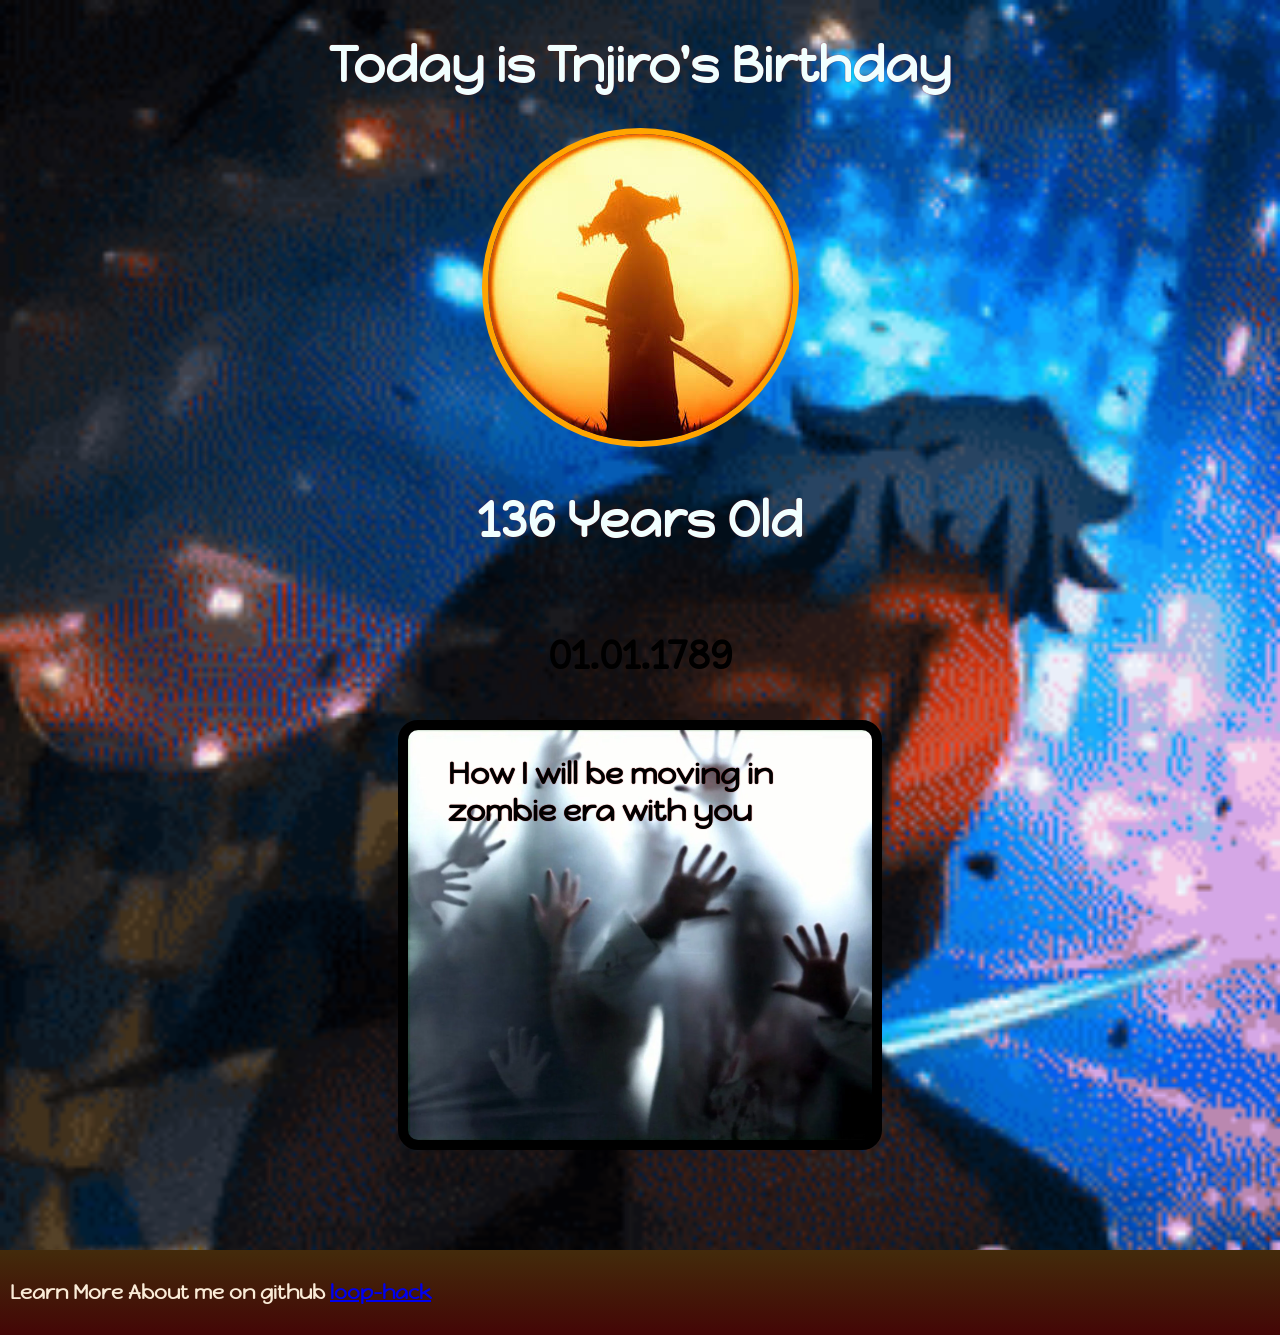
<file: Birthday_gif/index.html>
<!DOCTYPE html>
<html>
    <head>
        <link rel="stylesheet" href="styles.css">
        <link rel="preconnect" href="https://fonts.googleapis.com">
        <link rel="preconnect" href="https://fonts.gstatic.com" crossorigin>
        <link href="https://fonts.googleapis.com/css2?family=Happy+Monkey&family=Orbitron:wght@400..900&display=swap" rel="stylesheet">

    </head>

    <body>
        <div class="profile">
            <h1>Today is Tnjiro's Birthday</h1>
            <img class="avtar" src="images/warrior_avtar.png" alt="Avtar of Tanjiro">
            <h2>136 Years Old</h2>
            <p>01.01.1789</p>
        </div>

        <div class="room">
            <h1 class="tab">How I will be moving in zombie era with you </h1>
        </div>

        <div class="footer">
            <p class="footer-text">Learn More About me on github <a href="https://github.com/loop-hack">loop-hack</a> </p>
        </div>

    </body>

</html>
</file>
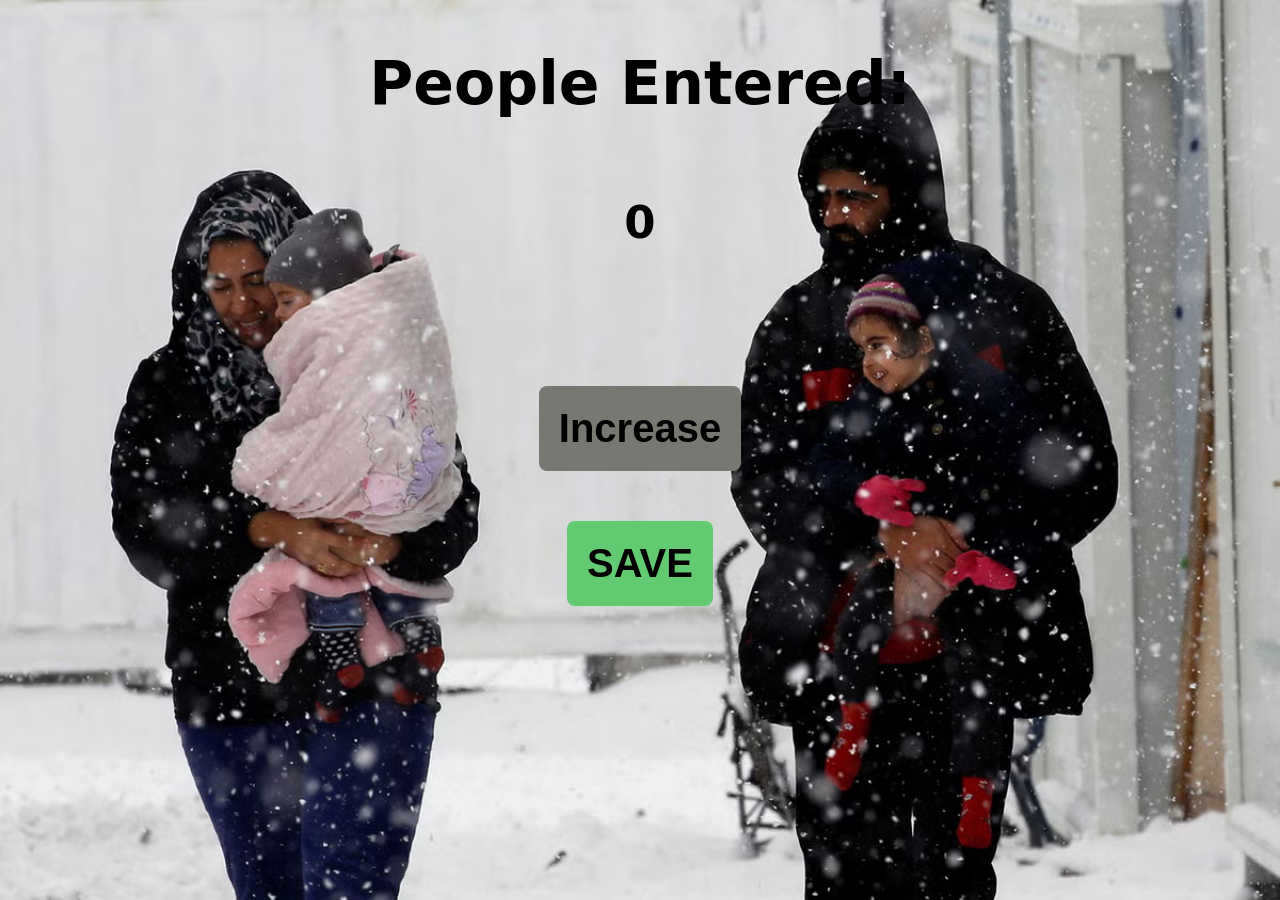
<file: counter_app/index.html>
<!DOCTYPE html>
<html>
    <head>
        <link rel="stylesheet" href="styles.css">

    </head>
    <body>
        <div class="text">
            <h1>People Entered: </h1>
            <h2 id="count-el">0</h2>
            <button id="increament-btn" onclick="increment()">Increase</button>
            <button id="save-btn" onclick="save">SAVE</button>
        </div>

        <script src="index.js"></script>

    </body>
</html>
</file>
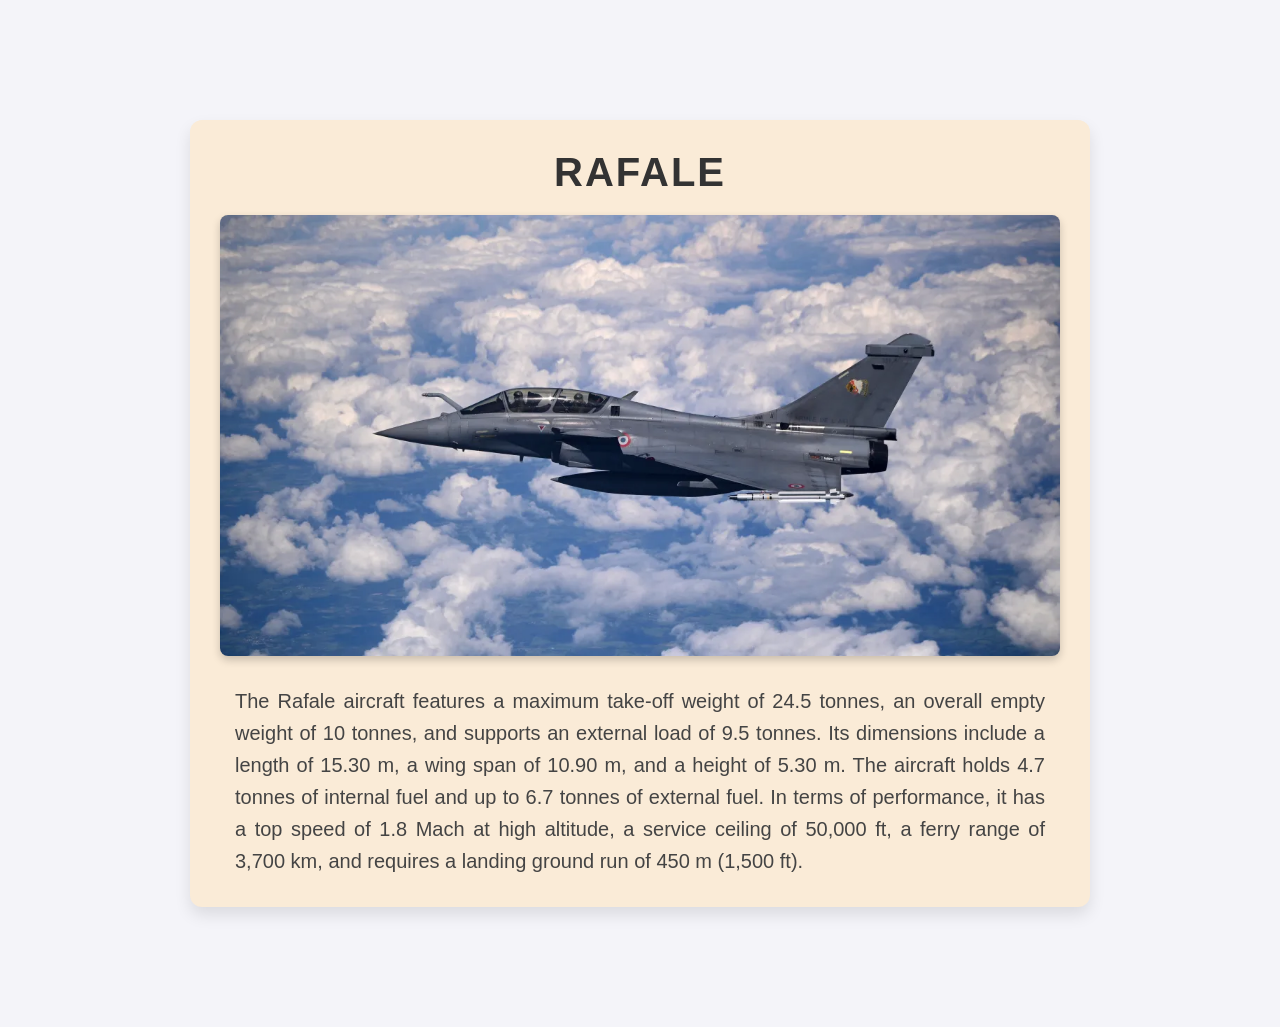
<file: css_part2/index.html>
<!DOCTYPE html>
<html lang="en">
<head>
    <meta charset="UTF-8">
    <meta name="viewport" content="width=device-width, initial-scale=1.0">
    <title>Rafale Specifications</title>
    <link rel="stylesheet" href="styles.css">
</head>
<body>

    <div class="war-card">
        <h1>RAFALE</h1>
        <img class="pic" src="images/rafel.webp" alt="Rafale Fighter Jet">
        <p class="bio">
            The Rafale aircraft features a maximum take-off weight of 24.5 tonnes, an overall empty weight of 10 tonnes, and supports an external load of 9.5 tonnes. Its dimensions include a length of 15.30 m, a wing span of 10.90 m, and a height of 5.30 m. The aircraft holds 4.7 tonnes of internal fuel and up to 6.7 tonnes of external fuel. In terms of performance, it has a top speed of 1.8 Mach at high altitude, a service ceiling of 50,000 ft, a ferry range of 3,700 km, and requires a landing ground run of 450 m (1,500 ft).
        </p>
    </div>

</body>
</html>
</file>
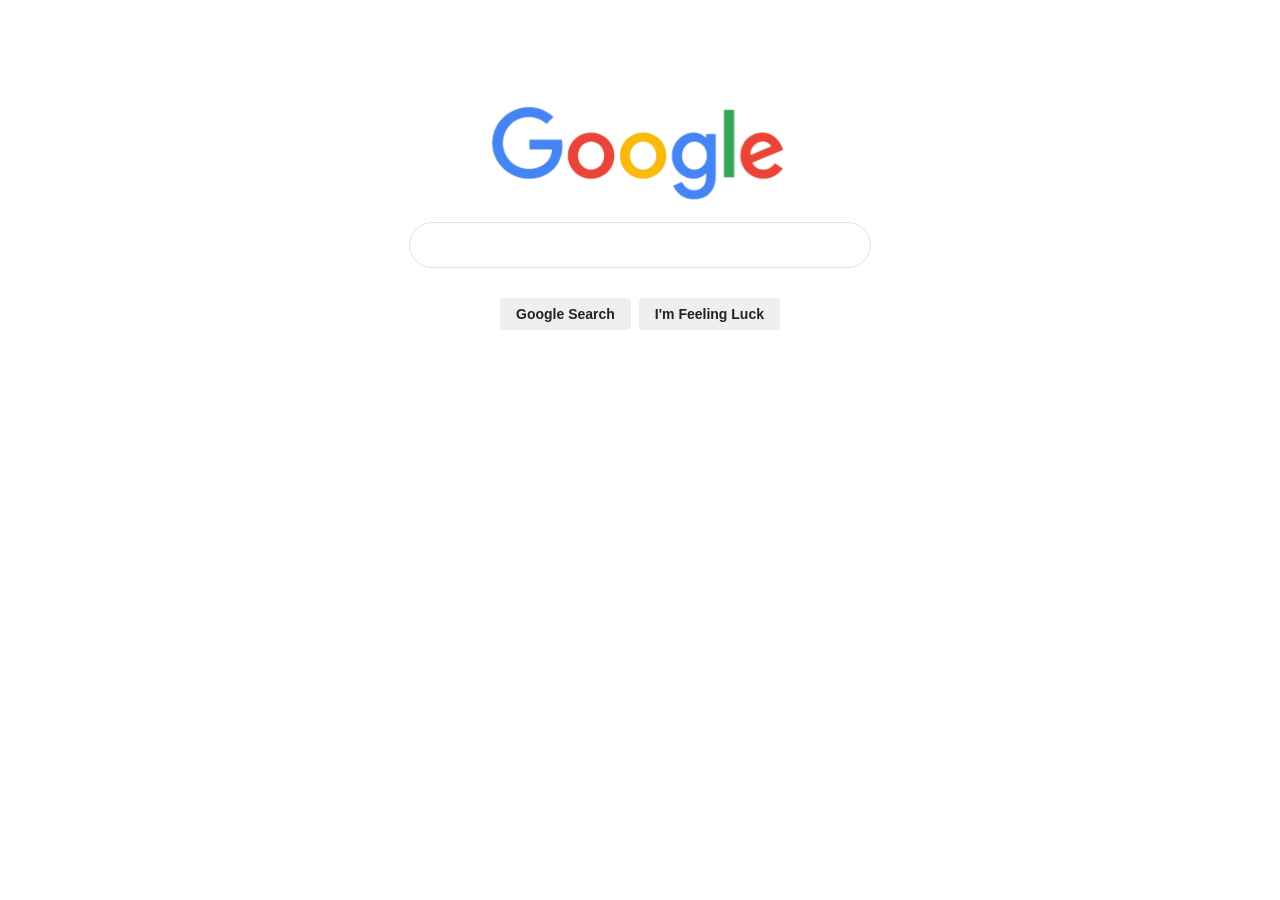
<file: Intro_css/index.html>
<!DOCTYPE html>
<html>
    <head>
        <link rel="stylesheet" href="styles.css">
    </head>

    <body>

        <!-- <div class="container">

            <div class="vk_img">
                <img src="vk1.webp" width="100%">
            </div>

            <p class="Cookikes_para">Please Accept Our Cookikes!</p>

        </div> -->

        <div class="main">

            <img src="goo.png" class="google_logo">
            <input type="text" class="search_bar">

            <div class="btn-wrapper">
                <button class="btn">Google Search</button>
                <button class="btn">I'm Feeling Luck</button>
            </div>

        </div>

    </body>

</html>
</file>
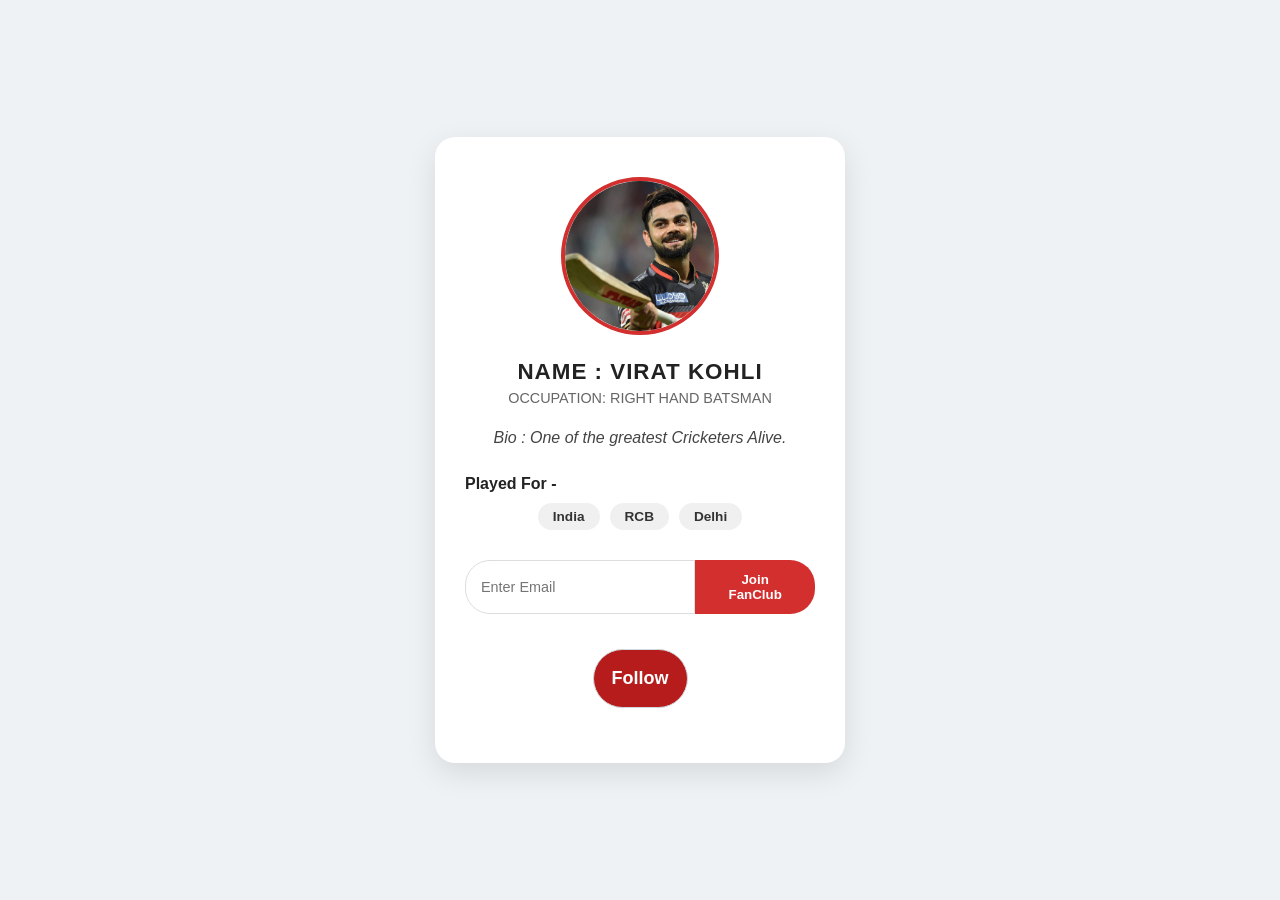
<file: Introduction_1_04_00/index.html>
<!DOCTYPE html>

<html>

    <head>
        <link rel="stylesheet" href="design.css">
    </head>

        <body>
        <!-- <div>
            <h1>Humans have reached Mars</h1>
            <img src="https://cdn.britannica.com/62/291462-050-CB22C74B/planet-mars-solar-system.jpg" width="100%">
            <h3>The Starship rocket successfully landed on the red planet this morning.</h3>
            <p>After a 115 days long journey, the crew of 12 finally arrived to their destination. This is the first time humans have set
                foot on a planet other than Earth.
            </p>
            <div>
                <img src = "https://encrypted-tbn0.gstatic.com/images?q=tbn:ANd9GcQZuNa565iTKMfpjgBQP6BqCWX_zlqAlsz-LnvIZTXzjkbl9UyaN-dZhFuT&s=10" width="100%" >
            </div>
        </div>

        <input type="text" placeholder="Enter Username">
        <input type="password" placeholder="Enter Password">
        <input type="date" placeholder="Enter Your Birthdate">
        <input type="time" placeholder="TimeZone">
        <input type="color" placeholder="Profile Color">
        <input type="file" id="avtar">
        <button>Sign Up</button> -->

        <!-- <link rel="stylesheet" href="styles.css"> -->

        <!-- <h1>Ankit Anurag</h1>
        <p>Developer | Student | Boxer</p>
        <a href="work.html">Check out my project here.</a>
        <p>Read Safety Blog <a href="blog.html">here</a></p> -->
        
        <!-- <h1>Beijing Olympics</h1>

        <ol>
            <li>Norway</li>
            <li>Germany</li>
            <li>China</li>
            <li>US</li>
        </ol>

        <h2>Participated Countries Are: </h2>

        <p>Note: Here ul is for unordered List and ol is for Ordered List</p>


        <ul>
            <li>China</li>
            <li>Germany</li>
            <li>Norway</li>
            <li>US</li>
        </ul>

        <ol>
            <li>Him</li>
            <li>Dude</li>
            <li>Fit</li>
        </ol> -->


<div class="profile-card">
    <img src="vkk.jpg" alt="Virat Kohli"> 
    <h1>NAME : VIRAT KOHLI</h1>
    <h2>OCCUPATION: RIGHT HAND BATSMAN</h2>
    <p>Bio : One of the greatest Cricketers Alive.</p>
    
    <h3>Played For -</h3>
    <ol>
        <li>India</li>
        <li>RCB</li>
        <li>Delhi</li>
    </ol>
    
    <div class="fanclub-form">
        <input type="email" placeholder="Enter Email"> 
        <button class="join">Join FanClub</button>
    </div>

    <div>
        <button class="following">Follow</button>
    </div>

</div>


    </body>

    <script>
        const emailInput = document.querySelector('.fanclub-form input');
        const joinButton = document.querySelector('.fanclub-form button');
        const profileCard = document.querySelector('.profile-card');

        const messageDisplay = document.createElement('p');
        messageDisplay.style.fontSize = '0.85rem';
        messageDisplay.style.marginTop = '15px';
        messageDisplay.style.fontWeight = 'bold';
        profileCard.appendChild(messageDisplay);

        joinButton.addEventListener('click', function() {
            const emailValue = emailInput.value.trim();
            const emailPattern = /^[^\s@]+@[^\s@]+\.[^\s@]+$/;

            if (emailValue === '') {
                messageDisplay.style.color = '#d32f2f';
                messageDisplay.textContent = 'Please enter an email address!';
            } else if (!emailPattern.test(emailValue)) {
                messageDisplay.style.color = '#d32f2f';
                messageDisplay.textContent = 'Please enter a valid email format (e.g., name@email.com).';
            } else {
                messageDisplay.style.color = '#2e7d32';
                messageDisplay.textContent = `Success! Added ${emailValue} to the FanClub.`;

                emailInput.value = '';

                setTimeout(() => {
                    messageDisplay.textContent = '';
                }, 4000);
            }
        });
    </script>

</html>
</file>
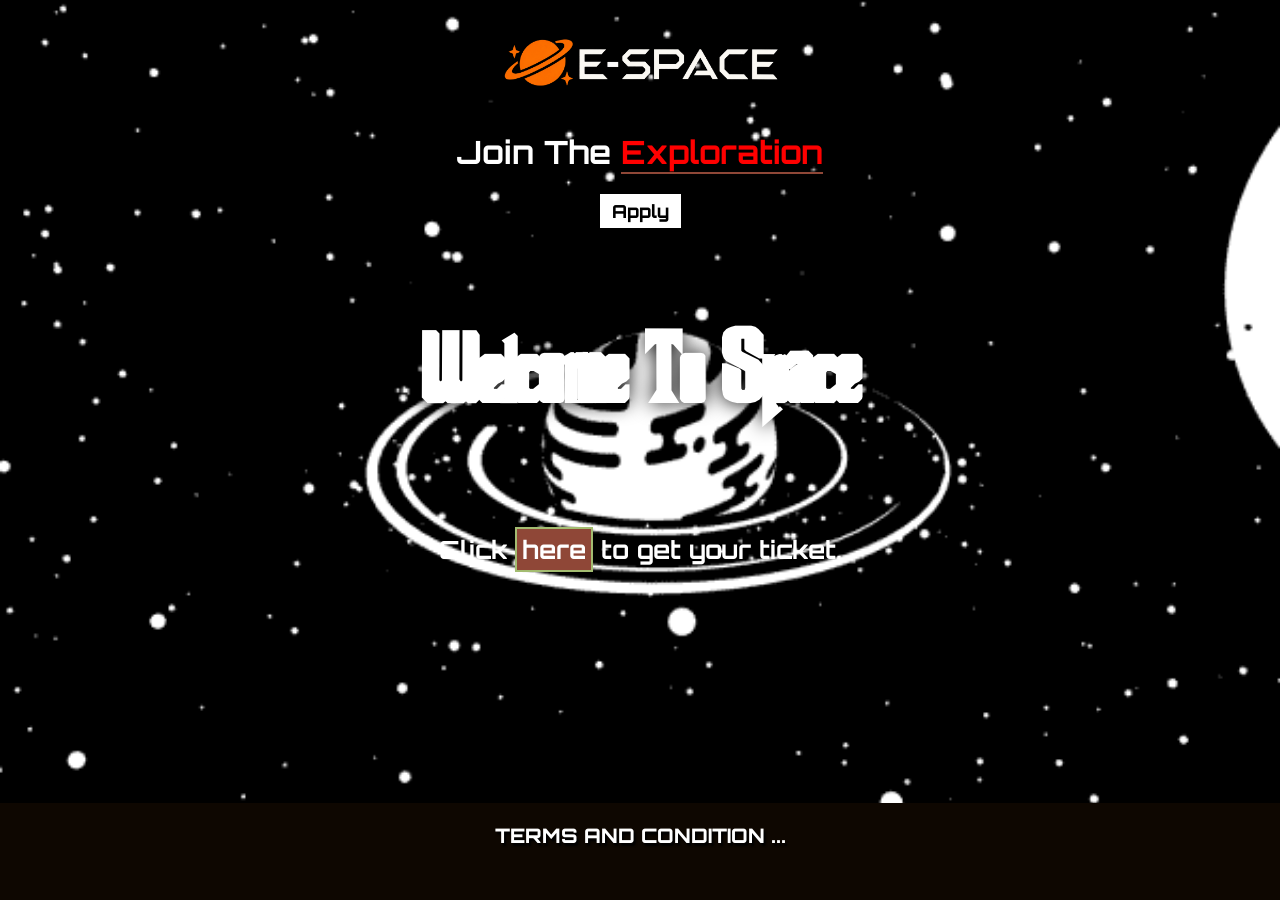
<file: safe_exploration/index.html>
<!DOCTYPE html>
<html lang="en">
    <head>
        <link rel="preconnect" href="https://fonts.googleapis.com">
        <link rel="preconnect" href="https://fonts.gstatic.com" crossorigin>
        <link href="https://fonts.googleapis.com/css2?family=Orbitron:wght@400..900&display=swap" rel="stylesheet">
        <link rel="stylesheet" href="styles.css">
    </head>
    <body>

        <div class="main_body">
            <img class="logo_img" src="images/Orange Planet E-SPACE Logo.png" alt=""E-SPACE logo">

            <h1>Join The <span class="underline">Exploration</span> </h1>
            <button class="btn">Apply</button>
            <h2 >Welcome To Space</h2>
            <h3>Click <span class="clickable">here</span> to get your ticket.</h3>

        </div>
        <p class="terms"> TERMS AND CONDITION ... <p>


    </body>
</html>
</file>
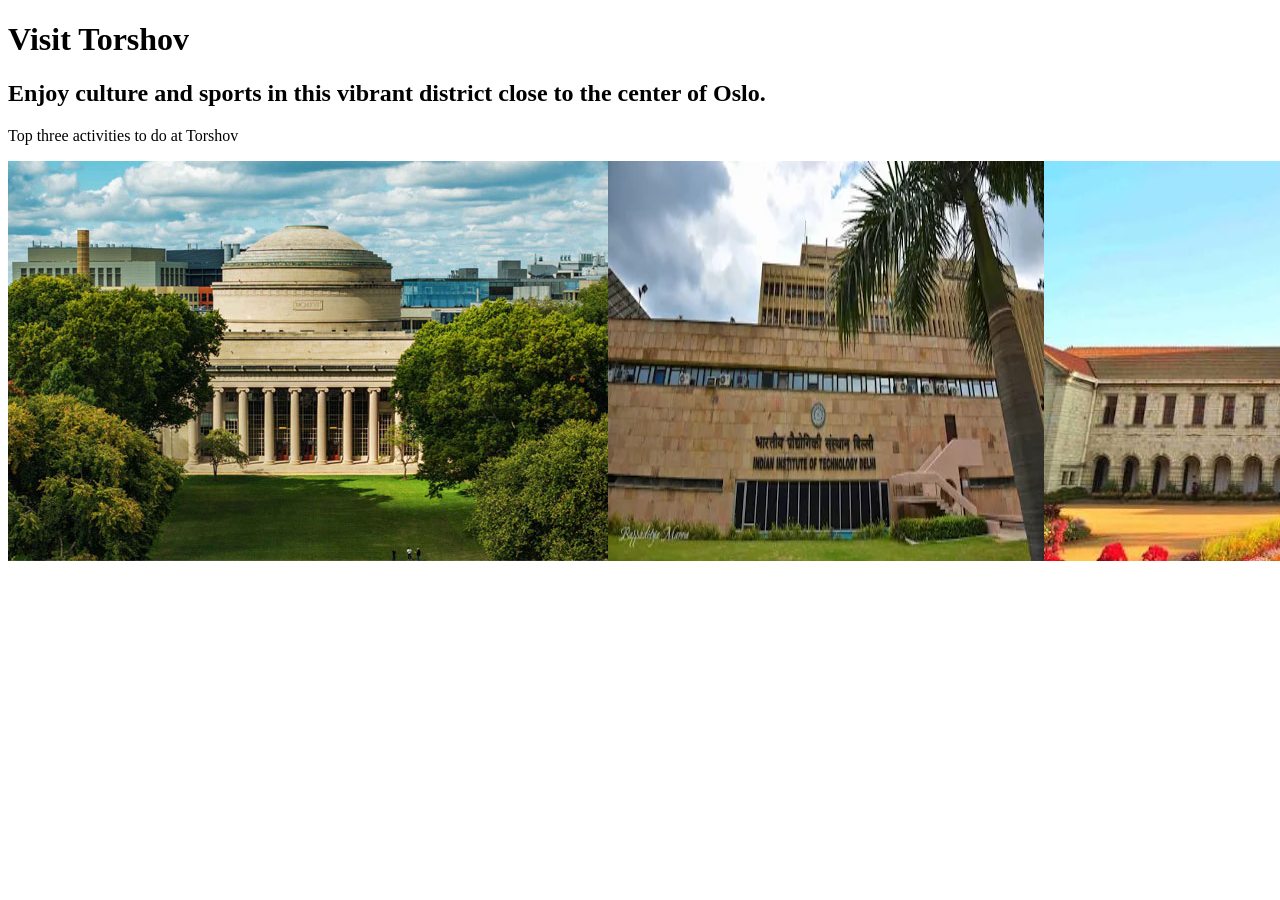
<file: solo_project/index.html>
<!DOCTYPE html>
<html>

    <head>
        <link rel="stylesheet" href="styles.css">
    </head>
    <body>
        <h1>
            Visit Torshov
        </h1>
        <h2> Enjoy culture and sports in this vibrant district close to the center of Oslo.</h2>
        <p>Top three activities to do at Torshov</p>
        <div class="images-div">
            <img src="images/mit.jpg">
            <img src="images/iit.webp">
            <img src="images/top3.jpeg">
        </div>

    </body>

</html>
</file>
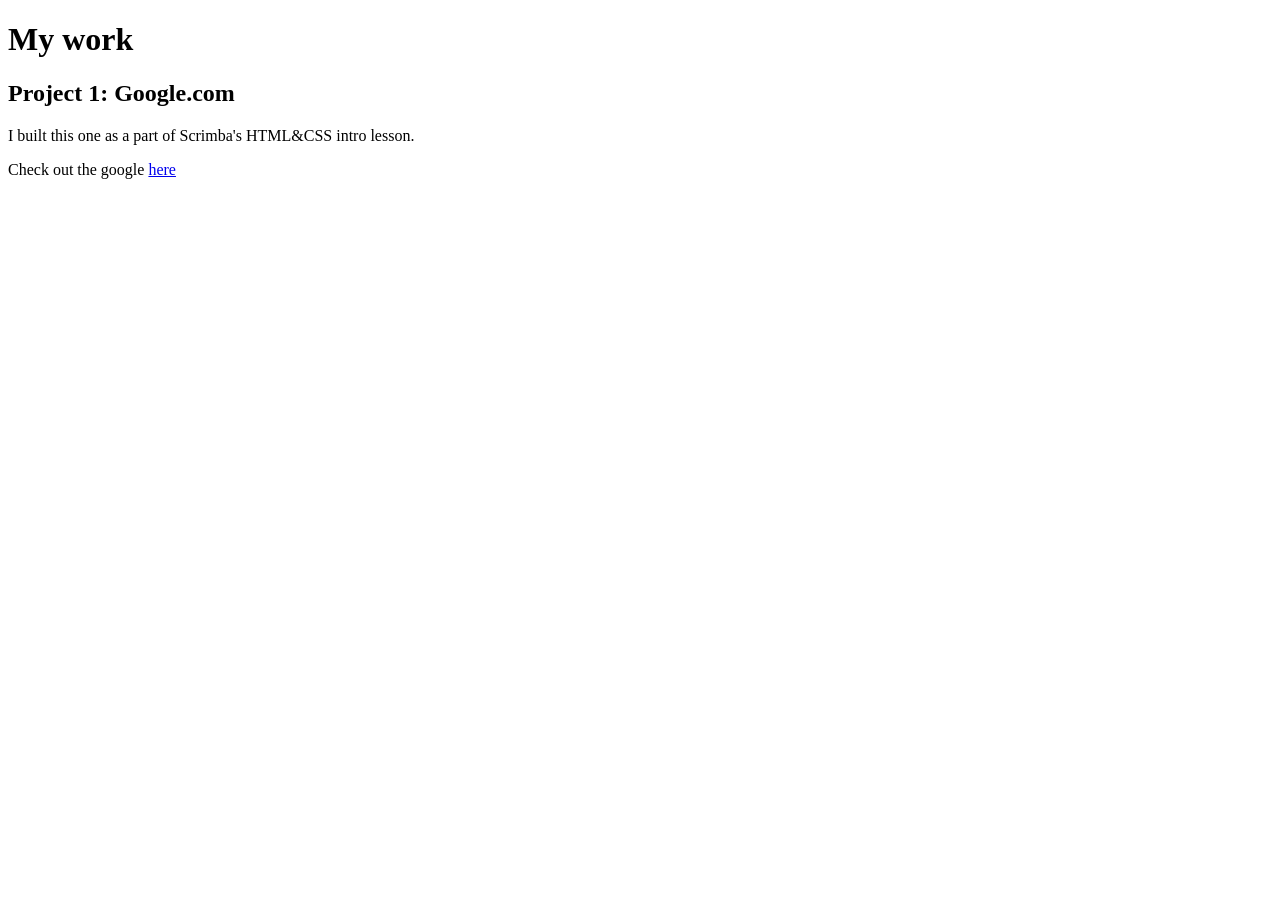
<file: Introduction_1_04_00/work.html>
<!DOCTYPE html>
<html>
    <head>

    </head>

    <body>

        <h1>My work</h1>
        <h2>Project 1: Google.com</h2>
        <p>I built this one as a part of Scrimba's HTML&CSS intro lesson.</p>
        <p>Check out the google <a href="https://www.google.com" target="_blank">here</a></p>

    </body>
</html>
</file>
<file: Birthday_gif/styles.css>
body {
    margin: 0;
    display: flex;
    flex-direction: column;
    align-items: center;
    justify-content: center;
    font-family: "Happy Monkey";
    font-weight: 400;
    font-style: normal;
    background-image: url("images/demon_slayer.gif");
    background-size: cover;
    flex:1;
}


.profile {
    display: flex;
    flex-direction: column;
    align-items: center;
    justify-content: center;
}

.avtar {
    border-radius: 200px;
    border: 6px solid orange;
}

h1, h2 {
    font-size: 50px;
    color: azure;
    text-shadow: 0 0  1px rgba(156, 3, 3, 0.825);
}

p {
    font-size: 40px;
    font-weight: 1000;
}

.room_img {
    border: 5px solid black;
    width: 50% ;
}

.room:hover {

    background-image: url("images/room.webp");


}

.room {
    font-size: 2px;
    display: flex;
    flex-direction: column;
    align-items: center;
    justify-content: start;
    background-image: url("images/zombie.webp");
    background-size: cover;
    padding: 5px 40px;
    border: 10px solid black;
    border-radius: 20px;
    height: 400px;
    width: 30%;

}

.tab {
    font-size: 30px;
    color: black;
    font-weight: bolder;
}

.footer {
    font-size: 20px;
    margin-bottom: 0;
    background-color: rgb(56, 29, 4);
    width: 100%;
    margin-top: 100px;
    background: linear-gradient(#432b0b, #440606);

}

.footer-text {
    padding:10px;
    height: min-content;
    font-size: 20px;
    color: antiquewhite;
}
</file>
<file: counter_app/styles.css>
body {
    font-family:system-ui, -apple-system, BlinkMacSystemFont, 'Segoe UI', Roboto, Oxygen, Ubuntu, Cantarell, 'Open Sans', 'Helvetica Neue', sans-serif;
    background-image: url("images/people.avif");
    display: flex;
    flex-direction: column;
    justify-content: center;
    align-items: center;
    background-size: cover;
}

.text {
    display: flex;
    flex-direction: column;
    justify-content: center;
    align-items: center;
    font-size: 30px;
}


#increament-btn {
    margin-top: 100px;
    font-size: 40px;
    padding: 20px;
    border: none;
    border-radius: 8px;
    background-color: rgb(119, 120, 114);
    font-weight: bolder;
}

#save-btn {
    margin-top: 50px;
    font-size: 40px;
    padding: 20px;
    border: none;
    border-radius: 8px;
    background-color: rgb(98, 202, 112);
    font-weight: bolder;
}
</file>
<file: css_part2/styles.css>
/* Reset basic browser margins and padding */
* {
    box-sizing: border-box;
    margin: 0;
    padding: 0;
}

body {
    background-color: #f4f4f9; /* Soft background color behind the card */
    font-family: Arial, sans-serif;
    padding: 20px;
}

.war-card {
    /* Centering and sizing */
    display: block;
    margin: 100px auto; 
    max-width: 900px; /* Limits maximum width on large screens */
    width: 95%; /* Allows shrinking on smaller screens */
    
    /* Styling */
    background-color: antiquewhite;
    padding: 30px;
    border-radius: 12px; /* Softens the corners */
    box-shadow: 0 8px 16px rgba(0, 0, 0, 0.1); /* Adds a nice depth effect */
    text-align: center;
}

.war-card h1 {
    margin-bottom: 20px;
    font-size: 2.5rem;
    color: #333;
    letter-spacing: 2px;
}

.pic {
    max-width: 100%; /* Ensures the image never overflows its container */
    height: auto; /* Maintains aspect ratio */
    border-radius: 8px; /* Matches the card's rounded corners */
    box-shadow: 0 4px 8px rgba(0, 0, 0, 0.2);
    margin-bottom: 25px;
}

.bio {
    font-size: 1.25rem; /* Better readability (roughly 20px) */
    line-height: 1.6; /* Improves line spacing */
    color: #444;
    text-align: justify; /* Makes the paragraph edges straight */
    padding: 0 15px;
}
</file>
<file: Intro_css/styles.css>
/* body {
    display: flex;
    background: rgb(158, 47, 3);
    color: antiquewhite;
    font-size: 20;
    text-align: right;
    margin-top: 20px;
    font-weight: lighter;
    align-items: center;
    justify-content: center;

} */

/* 
body {
    margin: 0;
    padding: 0;
}

.container {
    position: relative;
    width: 100%;
}

.Cookikes_para {
    position: absolute;
    top: 50%;
    left: 50%;
    transform: translate(-50%,-50%);
    color: white;
    font-size: 24px;
    font-family: sans-serif;
    background-color: rgba(0,0,0,0.6);
    padding: 10px, 20px;
    border-radius: 8px;
    margin: 0;
    font: bolder;
    font-style: italic;
    text-align: center;
} */

.main {
    margin-top: 100px;
    width: 100%;
}

.google_logo {
    display: block;
    width: 300px;
    margin-bottom: 20px;
    margin-left: auto;
    margin-right: auto;
}

.search_bar {
    display: block;
    width: 400px;
    margin-left: auto;
    margin-right: auto;
    border-radius: 24px;
    line-height: 24px;
    padding-top: 10px;
    padding-bottom: 10px;
    padding-left: 30px;
    padding-right: 30px;
    border: 1px solid #dfe1e5;
}

.btn-wrapper {
    display: flex;
    justify-content: center;
}

.btn {
    margin-left: 4px;
    margin-right: 4px;
    margin-top: 30px;
    padding: 8px;
    color: #222222;
    font-size: 14px;
    border: none;
    border-radius: 4px;
    font-weight: bold;
    padding-top: 8px;
    padding-bottom: 8px;
    padding-left: 16px;
    padding-right: 16px;
}
</file>
<file: Introduction_1_04_00/design.css>
/* Centers the profile card on the screen and sets a background */
body {
    font-family: 'Helvetica Neue', Arial, sans-serif;
    background-color: #eef2f5;
    display: flex;
    justify-content: center;
    align-items: center;
    min-height: 100vh;
    margin: 0;
}

/* The main profile card layout */
.profile-card {
    background-color: white;
    width: 350px;
    padding: 40px 30px;
    border-radius: 20px;
    box-shadow: 0 10px 30px rgba(0, 0, 0, 0.1);
    text-align: center;
}

/* Makes the image a perfect circle */
.profile-card img {
    width: 150px;
    height: 150px;
    border-radius: 50%;
    object-fit: cover;
    border: 4px solid #d32f2f;
    margin-bottom: 20px;
}

/* Typography styles */
.profile-card h1 {
    font-size: 1.4rem;
    color: #222;
    margin: 0 0 5px 0;
    letter-spacing: 1px;
}

.profile-card h2 {
    font-size: 0.9rem;
    color: #666;
    margin: 0 0 20px 0;
    font-weight: 500;
}

.profile-card p {
    color: #444;
    font-size: 1rem;
    line-height: 1.5;
    font-style: italic;
}

.profile-card h3 {
    font-size: 1rem;
    color: #222;
    margin-top: 25px;
    margin-bottom: 10px;
    text-align: left;
}

/* Styles the list into neat tags */
.profile-card ol {
    display: flex;
    gap: 10px;
    padding: 0;
    margin: 0 0 30px 0;
    list-style-type: none;
    justify-content: center;
}

.profile-card li {
    background-color: #f0f0f0;
    padding: 6px 15px;
    border-radius: 15px;
    font-size: 0.85rem;
    font-weight: bold;
    color: #333;
}

/* Email input and button layout */
.fanclub-form {
    display: flex;
    justify-content: center;
    margin-top: 20px;
}

.fanclub-form input {
    padding: 12px 15px;
    border: 1px solid #ddd;
    border-radius: 25px 0 0 25px;
    outline: none;
    width: 60%;
    font-size: 0.9rem;
}

.join {
    padding: 12px 20px;
    background-color: #d32f2f;
    color: white;
    border: none;
    border-radius: 0 25px 25px 0;
    cursor: pointer;
    font-weight: bold;
    transition: background-color 0.3s ease;
}

.fanclub-form button:hover {
    background-color: #b71c1c;
}

.following {
    display: block;
    margin-left: auto;
    margin-right: auto;
    margin-top: 35px;
    color: white;
    height: auto;
    width: auto;
    border-radius: 30px;
    font-weight: bold;
    font-size: 18px;
    background: #b71c1c;
    border: 1px solid #cfd9de;
    padding: 18px;
    transition: background-color 0.3s ease;
}
</file>
<file: safe_exploration/styles.css>
@font-face {
    font-family: godfather;
    src: url("the-godfather/TheGodfather-v2.ttf");
}


body {
    min-height: 100vh;
    color: white;
    background-size: cover;
    text-align: center;
    font-family: "Orbitron", sans-serif;
    font-optical-sizing: auto;
    font-style: normal;
    margin: 0;
    display: flex;
    flex-direction: column;
    background-color: rgb(14, 7, 1);
}

.main_body {
    flex: 1;
    background-size: cover;
    background-image: url("images/background_gif.gif");
    padding: 10px 0 40px 0;
    display: flex;
    flex-direction: column;
    align-items: center;

}

.logo_img {
    width: 300px;
}

.underline {
    color: red;
    border-bottom:2px solid #8f4737;
}

.btn {
    font: orbiton;
    font-size: 18px;
    padding: 6px 12px;
    background-color: white;
    border: none;
    font-family: inherit;
    font-weight: 800;

}

h2 {
    font-family: godfather;
    font-size: 100px;
    text-shadow: 0 0 20px black;
}

h3 {
    font-size: 25px;
}

.clickable {
    padding: 5px 5px;
    background-color: #8f4737 ;
    border: 2px solid #a3bc71 ;
}

.terms {
    font-size: 20px;
    color: white;
    font-weight: 800;
    text-shadow: 2px 3px 2px black;
}
</file>
<file: solo_project/styles.css>
.images-div {
    display: flex;
    justify-content: space-evenly;
}
</file>
